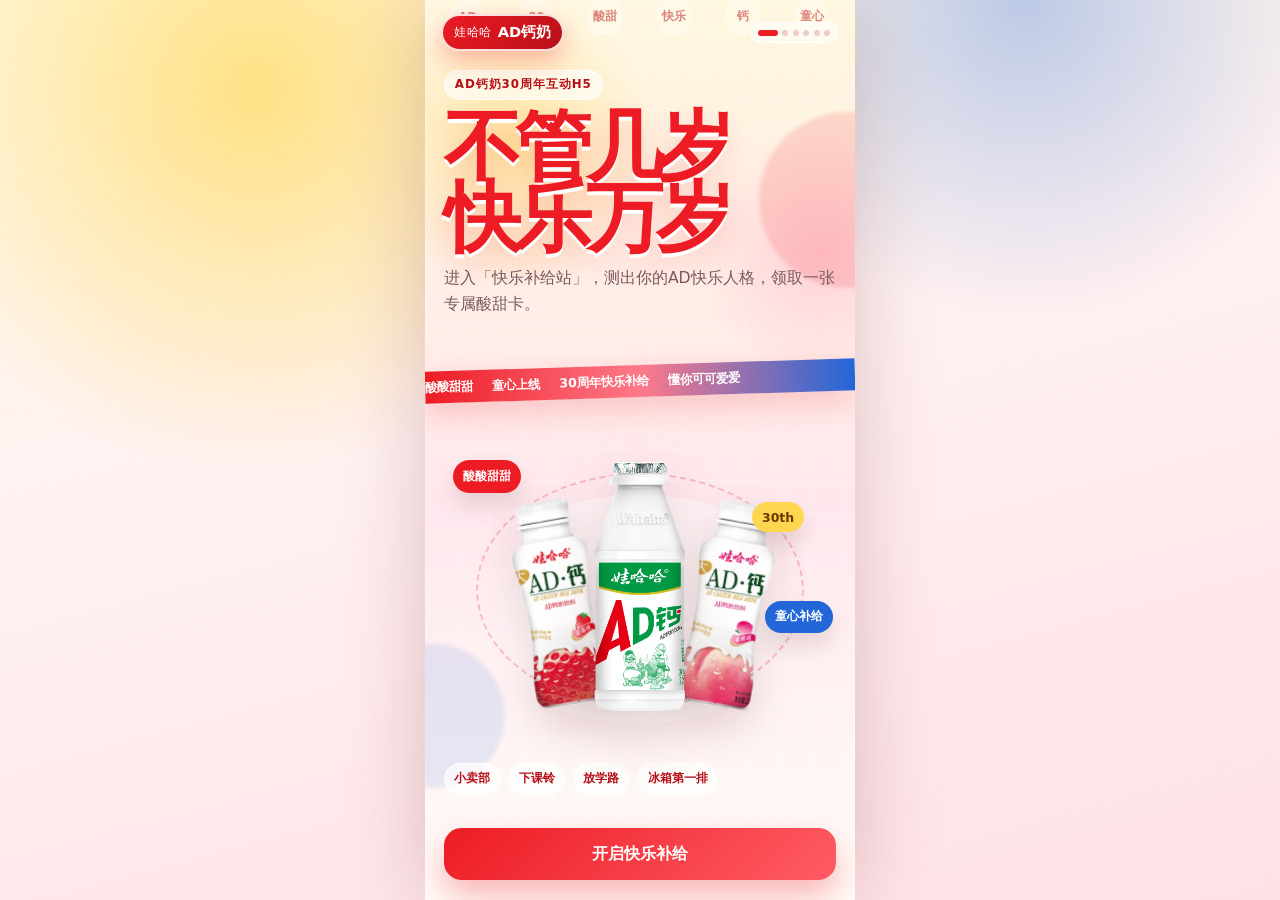
<file: h5-ad/index.html>
<!doctype html>
<html lang="zh-CN">
  <head>
    <meta charset="UTF-8" />
    <meta name="viewport" content="width=device-width, initial-scale=1, viewport-fit=cover" />
    <meta name="theme-color" content="#ed1c24" />
    <title>娃哈哈AD钙奶｜不管几岁 快乐万岁</title>
    <link rel="stylesheet" href="./styles.css" />
  </head>
  <body>
    <div class="app" id="app">
      <div class="ambient ambient-one"></div>
      <div class="ambient ambient-two"></div>
      <div class="sticker-rain" id="stickerRain" aria-hidden="true"></div>

      <header class="topbar" aria-label="页面进度">
        <div class="brand-mark">
          <span>娃哈哈</span>
          <strong>AD钙奶</strong>
        </div>
        <div class="page-dots" id="pageDots"></div>
      </header>

      <main>
        <section class="screen is-active hero-screen" data-screen="0">
          <div class="hero-copy">
            <p class="eyebrow">AD钙奶30周年互动H5</p>
            <h1>不管几岁<br />快乐万岁</h1>
            <p class="lead">进入「快乐补给站」，测出你的AD快乐人格，领取一张专属酸甜卡。</p>
          </div>

          <div class="marquee" aria-hidden="true">
            <div>
              <span>酸酸甜甜</span>
              <span>童心上线</span>
              <span>30周年快乐补给</span>
              <span>懂你可可爱爱</span>
            </div>
          </div>

          <div class="hero-stage" aria-hidden="true">
            <div class="burst-ring"></div>
            <img class="hero-bottle bottle-main" src="./assets/ad-original.webp" alt="" />
            <img class="hero-bottle bottle-side bottle-left" src="./assets/ad-strawberry.webp" alt="" />
            <img class="hero-bottle bottle-side bottle-right" src="./assets/ad-peach.webp" alt="" />
            <span class="float-tag tag-red">酸酸甜甜</span>
            <span class="float-tag tag-blue">童心补给</span>
            <span class="float-tag tag-yellow">30th</span>
          </div>

          <div class="memory-wall" aria-label="快乐记忆关键词">
            <span>小卖部</span>
            <span>下课铃</span>
            <span>放学路</span>
            <span>冰箱第一排</span>
          </div>

          <button class="primary-btn" type="button" data-next>开启快乐补给</button>
        </section>

        <section class="screen" data-screen="1">
          <div class="screen-head">
            <p class="eyebrow">STEP 01</p>
            <h2>今天的你，几岁快乐？</h2>
            <p>选择一个最像你的状态，让AD钙奶读懂你的童心坐标。</p>
          </div>
          <div class="choice-grid" data-choice-group="role">
            <button class="choice-card" type="button" data-value="kid">
              <span class="choice-emoji">🧃</span>
              <strong>5岁糖纸收藏家</strong>
              <small>看到小卖部就自动开心</small>
            </button>
            <button class="choice-card" type="button" data-value="teen">
              <span class="choice-emoji">🏃</span>
              <strong>16岁操场追风者</strong>
              <small>下课铃一响就满格回血</small>
            </button>
            <button class="choice-card" type="button" data-value="student">
              <span class="choice-emoji">📚</span>
              <strong>22岁DDL冲刺员</strong>
              <small>需要一口酸甜重启大脑</small>
            </button>
            <button class="choice-card" type="button" data-value="grown">
              <span class="choice-emoji">🌈</span>
              <strong>30+岁生活玩家</strong>
              <small>把忙碌日常过成小游戏</small>
            </button>
          </div>
          <div class="live-card" id="rolePreview">
            <span>点击身份卡</span>
            <strong>解锁你的童心频率</strong>
          </div>
          <button class="primary-btn is-disabled" type="button" data-next disabled>下一步</button>
        </section>

        <section class="screen" data-screen="2">
          <div class="screen-head">
            <p class="eyebrow">STEP 02</p>
            <h2>此刻你想补哪种快乐？</h2>
            <p>点击一种心情，AD快乐雷达会帮你匹配酸甜能量。</p>
          </div>
          <div class="radar-card">
            <div class="radar-face" id="radarFace">
              <span>AD</span>
            </div>
            <div>
              <small>快乐雷达</small>
              <strong id="radarText">等待接收你的心情信号</strong>
            </div>
          </div>
          <div class="mood-list" data-choice-group="mood">
            <button class="mood-pill" type="button" data-value="recharge">
              <span>🔋</span><strong>回血一点</strong><small>累了，但还想可爱</small>
            </button>
            <button class="mood-pill" type="button" data-value="spark">
              <span>✨</span><strong>闪亮一点</strong><small>今天想成为人群小太阳</small>
            </button>
            <button class="mood-pill" type="button" data-value="soft">
              <span>🍑</span><strong>温柔一点</strong><small>需要被酸甜轻轻抱住</small>
            </button>
            <button class="mood-pill" type="button" data-value="brave">
              <span>🚀</span><strong>勇敢一点</strong><small>给自己一次出发按钮</small>
            </button>
          </div>
          <button class="primary-btn is-disabled" type="button" data-next disabled>匹配口味</button>
        </section>

        <section class="screen flavor-screen" data-screen="3">
          <div class="screen-head">
            <p class="eyebrow">STEP 03</p>
            <h2>选一瓶你的今日AD搭子</h2>
            <p>左右浏览，点中它，让快乐有具体口味。</p>
          </div>
          <div class="flavor-spotlight" id="flavorSpotlight">
            <img id="spotlightImage" src="./assets/ad-original.webp" alt="" />
            <div>
              <small>今日推荐</small>
              <strong id="spotlightTitle">先选一瓶AD钙奶</strong>
              <p id="spotlightDesc">被选中的口味会点亮你的快乐卡。</p>
            </div>
          </div>
          <div class="flavor-strip" data-choice-group="flavor" aria-label="口味选择">
            <button class="flavor-card" type="button" data-value="original">
              <img src="./assets/ad-original.webp" alt="原味AD钙奶" />
              <strong>原味</strong>
              <small>经典童年回忆杀</small>
            </button>
            <button class="flavor-card" type="button" data-value="strawberry">
              <img src="./assets/ad-strawberry.webp" alt="草莓味AD钙奶" />
              <strong>草莓味</strong>
              <small>可爱暴击补给</small>
            </button>
            <button class="flavor-card" type="button" data-value="peach">
              <img src="./assets/ad-peach.webp" alt="蜜桃味AD钙奶" />
              <strong>蜜桃味</strong>
              <small>温柔粉色滤镜</small>
            </button>
            <button class="flavor-card" type="button" data-value="lactobacillus">
              <img src="./assets/ad-lactobacillus.webp" alt="乳酸菌AD钙奶" />
              <strong>乳酸菌</strong>
              <small>元气轻盈模式</small>
            </button>
            <button class="flavor-card" type="button" data-value="collagen">
              <img src="./assets/ad-collagen.webp" alt="胶原蛋白AD钙奶" />
              <strong>胶原蛋白</strong>
              <small>闪亮出场buff</small>
            </button>
          </div>
          <button class="primary-btn is-disabled" type="button" data-next disabled>去收集快乐值</button>
        </section>

        <section class="screen game-screen" data-screen="4">
          <div class="screen-head">
            <p class="eyebrow">STEP 04</p>
            <h2>点击泡泡，集满30点快乐值</h2>
            <p>连击越高，快乐越炸；也可以摇一摇，把酸甜能量甩出来。</p>
          </div>
          <div class="game-stats">
            <div class="joy-meter" aria-live="polite">
              <div class="joy-meter-bar"><span id="joyBar"></span></div>
              <strong><span id="joyScore">0</span>/30</strong>
            </div>
            <div class="combo-board">
              <small id="timerText">10s</small>
              <strong id="comboText">COMBO x0</strong>
            </div>
          </div>
          <div class="game-area" id="gameArea">
            <div class="game-hint">戳破 AD 泡泡</div>
            <button class="game-start" id="gameStart" type="button">开始补给</button>
          </div>
          <button class="secondary-btn" id="shakeBoost" type="button">摇一摇/点一点：快乐+5</button>
        </section>

        <section class="screen result-screen" data-screen="5">
          <div class="screen-head compact">
            <p class="eyebrow">MY AD CARD</p>
            <h2>你的快乐人格已生成</h2>
          </div>
          <article class="result-card" id="resultCard">
            <div class="card-ribbon">不管几岁 快乐万岁</div>
            <div class="result-main">
              <img id="resultBottle" src="./assets/ad-original.webp" alt="我的AD钙奶口味" />
              <div>
                <p class="mini-label">你的AD快乐人格</p>
                <h3 id="personaTitle">童心补给员</h3>
                <p id="personaDesc">一口酸甜，立刻把今天调回可爱频道。</p>
              </div>
            </div>
            <div class="formula">
              <span id="roleTag">童心</span>
              <span>+</span>
              <span id="moodTag">酸甜</span>
              <span>+</span>
              <span id="flavorTag">原味AD</span>
            </div>
            <div class="badge-row">
              <span>30周年限定</span>
              <span>快乐值满格</span>
              <span>可分享</span>
            </div>
            <p class="share-line" id="shareLine">我在娃哈哈AD钙奶快乐补给站，领到了今日份快乐。</p>
          </article>
          <div class="result-actions">
            <button class="primary-btn" id="shareBtn" type="button">分享我的快乐卡</button>
            <button class="secondary-btn" id="restartBtn" type="button">再测一次</button>
          </div>
        </section>
      </main>
    </div>
    <div class="toast" id="toast" role="status" aria-live="polite"></div>
    <script src="./script.js"></script>
  </body>
</html>
</file>
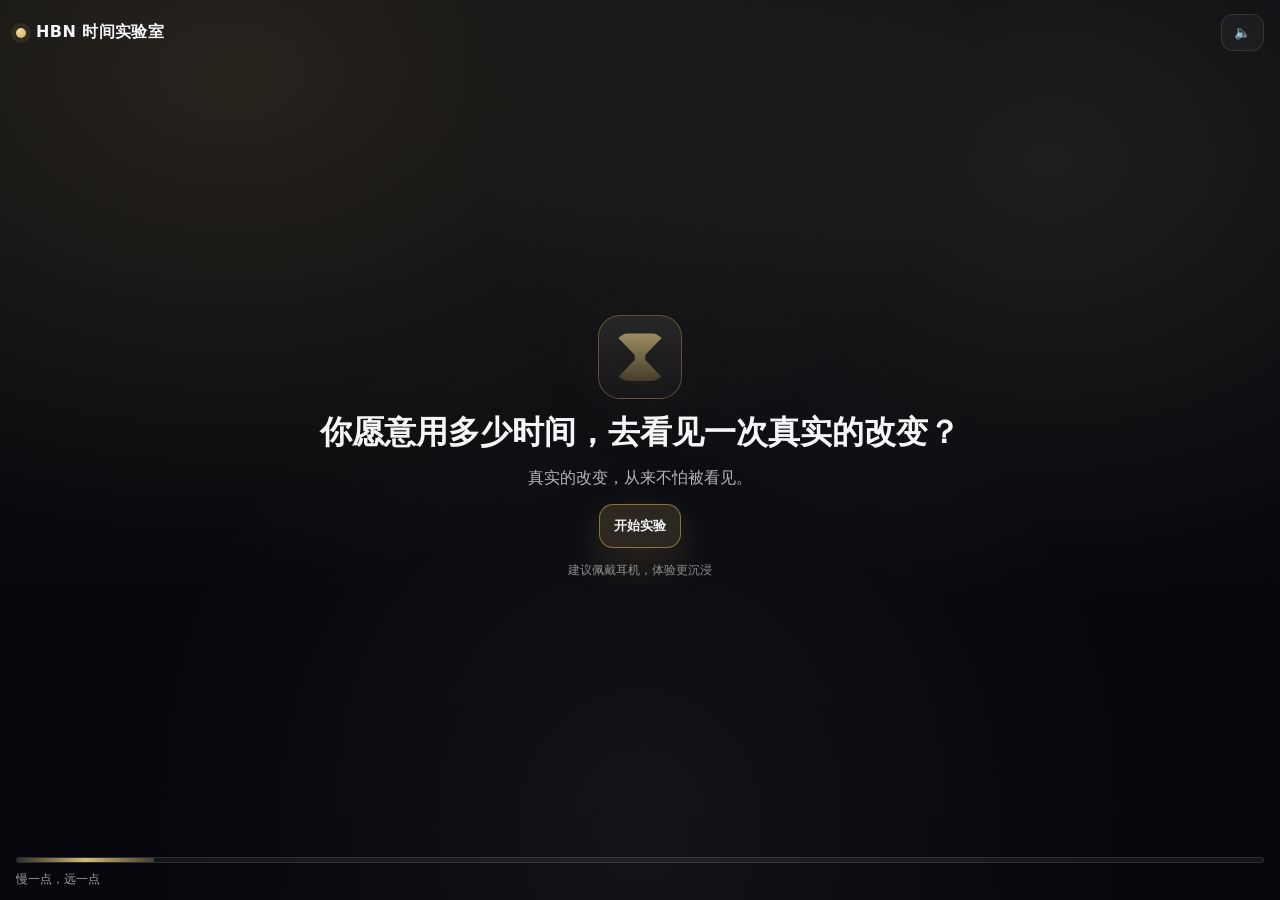
<file: h5/index.html>
<!doctype html>
<html lang="zh-CN">
  <head>
    <meta charset="UTF-8" />
    <meta name="viewport" content="width=device-width, initial-scale=1, viewport-fit=cover" />
    <meta name="theme-color" content="#07070a" />
    <title>看见·时间的实验室｜HBN H5互动</title>
    <link rel="preload" as="image" href="./assets/HBN原白水.png" />
    <link rel="preload" as="image" href="./assets/HBN原白乳.png" />
    <link rel="preload" as="image" href="./assets/HBN眼霜.png" />
    <link rel="stylesheet" href="./styles.css" />
  </head>
  <body>
    <noscript>需要启用 JavaScript 才能体验该 H5。</noscript>

    <div id="app" class="app" aria-live="polite">
      <header class="topbar" role="banner">
        <div class="brand">
          <span class="brand__dot" aria-hidden="true"></span>
          <span class="brand__text">HBN 时间实验室</span>
        </div>
        <button id="btnSound" class="icon-btn" type="button" aria-label="声音：开/关" title="声音：开/关">
          <span class="icon" aria-hidden="true">🔈</span>
        </button>
      </header>

      <main id="stage" class="stage" role="main">
        <!-- 0 preload -->
        <section class="screen screen--active" data-screen="preload">
          <div class="center">
            <div class="loader">
              <div class="loader__bar" id="preloadBar" style="--p: 0%"></div>
            </div>
            <p class="muted">正在连接 HBN 时间实验室…</p>
          </div>
        </section>

        <!-- 1 cover -->
        <section class="screen" data-screen="cover">
          <div class="center">
            <div class="hourglass" aria-hidden="true">
              <div class="hourglass__glass"></div>
              <div class="hourglass__sand"></div>
            </div>
            <h1 class="title">你愿意用多少时间，去看见一次真实的改变？</h1>
            <p class="subtitle">真实的改变，从来不怕被看见。</p>
            <button class="btn btn--primary" data-action="start">开始实验</button>
            <p class="fineprint">建议佩戴耳机，体验更沉浸</p>
          </div>
        </section>

        <!-- 2 identity -->
        <section class="screen" data-screen="identity">
          <div class="card">
            <h2 class="h2">欢迎加入</h2>
            <p class="muted">你是今天的「一日功效研究员」。完成 2 组慢实验，生成你的「功效看见报告」。</p>
            <label class="field">
              <span class="field__label">昵称（可选）</span>
              <input id="nickInput" class="field__input" inputmode="text" maxlength="10" placeholder="研究员 001" />
            </label>
            <div class="row">
              <button class="btn" data-action="skipNick">跳过</button>
              <button class="btn btn--primary" data-action="confirmNick">进入实验台</button>
            </div>
          </div>
        </section>

        <!-- 3 goal -->
        <section class="screen" data-screen="goal">
          <div class="stack">
            <h2 class="h2">这次，你最想「看见」哪种改变？</h2>
            <div class="grid" role="radiogroup" aria-label="实验目标">
              <button class="choice" type="button" data-goal="brightening" role="radio" aria-checked="false">
                <span class="choice__title">提亮去黄</span>
                <span class="choice__meta">原白水乳 / 精华路径</span>
              </button>
              <button class="choice" type="button" data-goal="acneMarks" role="radio" aria-checked="false">
                <span class="choice__title">淡化痘印</span>
                <span class="choice__meta">原白水乳 / 精华路径</span>
              </button>
              <button class="choice" type="button" data-goal="darkCircles" role="radio" aria-checked="false">
                <span class="choice__title">淡化黑眼圈</span>
                <span class="choice__meta">咖啡因眼霜路径</span>
              </button>
              <button class="choice" type="button" data-goal="wrinkles" role="radio" aria-checked="false">
                <span class="choice__title">紧致淡纹</span>
                <span class="choice__meta">咖啡因眼霜路径</span>
              </button>
            </div>
            <button id="btnGoalConfirm" class="btn btn--primary" data-action="confirmGoal" disabled>确定目标，开始验证</button>
            <p class="fineprint">不同目标将匹配不同实验与报告结论</p>
          </div>
        </section>

        <!-- 4 lab overview -->
        <section class="screen" data-screen="lab">
          <div class="stack">
            <h2 class="h2">慢实验不是等待，是验证。</h2>
            <p class="muted">每一次长按、拖拽，都是一次「看见」的开始。</p>
            <div class="lab-cards">
              <div class="lab-card">
                <div class="lab-card__tag">实验 1</div>
                <div class="lab-card__title" id="labExp1Title">黑色素抑制验证</div>
                <div class="lab-card__meta" id="labExp1Meta">长按稳定反应 · 看见变淡</div>
              </div>
              <div class="lab-card">
                <div class="lab-card__tag">实验 2</div>
                <div class="lab-card__title" id="labExp2Title">眼周变化验证</div>
                <div class="lab-card__meta" id="labExp2Meta">拖拽投放成分 · 看见焕亮</div>
              </div>
            </div>
            <button class="btn btn--primary" data-action="goExp1">开始实验 1</button>
          </div>
        </section>

        <!-- 5 experiment 1 -->
        <section class="screen" data-screen="exp1">
          <div class="stack">
            <h2 class="h2" id="exp1Title">实验 1</h2>
            <p class="muted" id="exp1Hint"></p>

            <!-- Variant A: whitening (hold) -->
            <div id="exp1Whitening" class="variant">
              <div class="microscope">
                <div class="microscope__ring" aria-hidden="true"></div>
                <div id="cell" class="cell" aria-label="黑色素细胞"></div>
                <div class="progress" aria-hidden="true">
                  <div id="holdBar" class="progress__bar" style="--p: 0%"></div>
                </div>
                <button id="molecule" class="molecule" type="button" aria-label="α-熊果苷分子（长按）">
                  <span class="molecule__inner">α</span>
                </button>
              </div>
            </div>

            <!-- Variant B: eye (time scrub) -->
            <div id="exp1Eye" class="variant">
              <div class="nightlab">
                <div class="nightlab__panel">
                  <div id="nightEye" class="night-eye" aria-label="通宵眼周变化模拟">
                    <div id="nightDark" class="night-eye__dark" aria-hidden="true"></div>
                    <div id="nightWrinkle" class="night-eye__wrinkle" aria-hidden="true"></div>
                  </div>
                </div>
                <div class="nightlab__meta">
                  <div class="pill" id="nightLabel">时间：0h</div>
                  <div class="pill" id="nightTip">拖动时间轴，观察变化</div>
                </div>
                <input id="nightSlider" class="slider" type="range" min="0" max="12" step="1" value="0" aria-label="通宵时间轴（0-12小时）" />
                <button class="btn btn--primary" data-action="nightConfirm">记录读数</button>
              </div>
            </div>

            <button class="btn" data-action="exp1Skip">跳过互动（演示）</button>
          </div>
        </section>

        <!-- 6 experiment 2 -->
        <section class="screen" data-screen="exp2">
          <div class="stack">
            <h2 class="h2" id="exp2Title">实验 2</h2>
            <p class="muted" id="exp2Hint"></p>

            <!-- Variant A: whitening (compare slider) -->
            <div id="exp2Whitening" class="variant">
              <div class="whitelab">
                <div class="compare" aria-label="提亮对比读数面板">
                  <div id="comparePatch" class="compare__patch" style="--after: .10; --p: .10">
                    <div class="compare__before" aria-hidden="true"></div>
                    <div class="compare__after" aria-hidden="true"></div>
                    <div class="compare__line" aria-hidden="true"></div>
                    <div class="compare__label" id="compareLabel">对比：10%</div>
                  </div>
                </div>
                <input id="compareSlider" class="slider" type="range" min="0" max="100" step="1" value="10" aria-label="对比进度滑杆" />
                <button class="btn btn--primary" data-action="compareConfirm">确认读数</button>
              </div>
            </div>

            <!-- Variant B: eye (drag) -->
            <div id="exp2Eye" class="variant">
              <div class="eye-lab">
                <div id="eyeZone" class="eye-zone" aria-label="眼周区域（投放区）">
                  <div class="eye-zone__glow" aria-hidden="true"></div>
                  <div id="underEyeDark" class="under-eye under-eye--dark" aria-hidden="true"></div>
                  <div id="underEyeWrinkle" class="under-eye under-eye--wrinkle" aria-hidden="true"></div>
                  <div class="eye-zone__label">投放区</div>
                </div>
                <div class="chips">
                  <div class="chip" data-chip="caffeine" tabindex="0" role="button" aria-label="咖啡因芯片（可拖拽）">咖啡因</div>
                  <div class="chip" data-chip="k2" tabindex="0" role="button" aria-label="维生素 K2 芯片（可拖拽）">维生素K2</div>
                </div>
                <div class="drag-ghost" id="dragGhost" aria-hidden="true"></div>
              </div>
            </div>

            <button class="btn" data-action="exp2Skip">跳过互动（演示）</button>
          </div>
        </section>

        <!-- 7 emotion -->
        <section class="screen" data-screen="emotion">
          <div class="stack">
            <h2 class="h2">看不见的那些年</h2>
            <p class="quote">
              在你看不见的地方，<br />
              有人把时间，变成了证据。
            </p>
            <div class="timeline">
              <div class="timeline__dot"></div>
              <div class="timeline__line"></div>
              <div class="timeline__dot"></div>
            </div>
            <div class="facts" id="brandFacts">
              <div class="fact">6 年慢科研</div>
              <div class="fact">6000+ 人次实测</div>
              <div class="fact">50+ 篇 SCI 论文</div>
              <div class="fact">多轮人体验证</div>
            </div>
            <p class="subtitle">慢一点，远一点。因为真实，值得更久。</p>
            <button class="btn btn--primary" data-action="goReport">打开我的「看见报告」</button>
          </div>
        </section>

        <!-- 8 generating -->
        <section class="screen" data-screen="generating">
          <div class="center">
            <div class="printer" aria-hidden="true"></div>
            <h2 class="h2">你的「看见报告」正在出炉</h2>
            <p class="muted">正在生成你的功效看见报告…</p>
            <div class="loader loader--thin">
              <div class="loader__bar" id="genBar" style="--p: 0%"></div>
            </div>
          </div>
        </section>

        <!-- 9 report -->
        <section class="screen" data-screen="report">
          <div class="stack">
            <div class="report-card" id="reportCard" role="article" aria-label="功效看见报告">
              <div class="report-card__top">
                <div class="report-card__badge">功效看见报告</div>
                <div class="report-card__id" id="reportId">研究员-000</div>
              </div>
              <div class="report-card__body">
                <div class="report-row">
                  <div class="report-k">本次路径</div>
                  <div class="report-v" id="reportPath">—</div>
                </div>
                <div class="report-row">
                  <div class="report-k">我想看见</div>
                  <div class="report-v" id="reportGoal">—</div>
                </div>
                <div class="report-row">
                  <div class="report-k">今日验证成分</div>
                  <div class="report-v" id="reportActives">—</div>
                </div>
                <div class="report-row">
                  <div class="report-k">可见数据</div>
                  <div class="report-v" id="reportData">—</div>
                </div>
                <div class="report-quote" id="reportQuote">你的改变，被看见了。</div>
              </div>
              <div class="report-card__footer">
                <div class="products" aria-hidden="true">
                  <img id="prodWater" data-prod="whitening" src="./assets/HBN原白水.png" alt="" />
                  <img id="prodMilk" data-prod="whitening" src="./assets/HBN原白乳.png" alt="" />
                  <img id="prodEye" data-prod="eye" src="./assets/HBN眼霜.png" alt="" />
                </div>
                <div class="tagline" id="reportProductsLine">—</div>
                <div class="tagline">真实的改变，从来不怕被看见。</div>
              </div>
            </div>

            <div class="row">
              <button class="btn btn--primary" data-action="savePoster">保存我的报告</button>
              <button class="btn" data-action="share">分享给朋友测一测</button>
            </div>
            <button class="btn btn--ghost" data-action="restart">再做一次（换个目标）</button>
            <p class="fineprint">提示：部分机型需允许“下载文件/保存图片”。</p>
          </div>
        </section>
      </main>

      <footer class="bottombar" role="contentinfo">
        <div class="progressline">
          <div id="progressLineFill" class="progressline__fill" style="--p: 0%"></div>
        </div>
        <div class="bottombar__text" id="stepText">准备就绪</div>
      </footer>
    </div>

    <dialog id="modal" class="modal">
      <form method="dialog" class="modal__box">
        <div class="modal__top">
          <div class="modal__title" id="modalTitle">实验结果</div>
          <button class="icon-btn" type="submit" aria-label="关闭" title="关闭">✕</button>
        </div>
        <div class="modal__body" id="modalBody"></div>
        <div class="modal__actions">
          <button class="btn btn--primary" type="submit">继续</button>
        </div>
      </form>
    </dialog>

    <canvas id="posterCanvas" class="sr-only" width="1080" height="1920" aria-hidden="true"></canvas>
    <script src="./app.js" defer></script>
  </body>
</html>
</file>
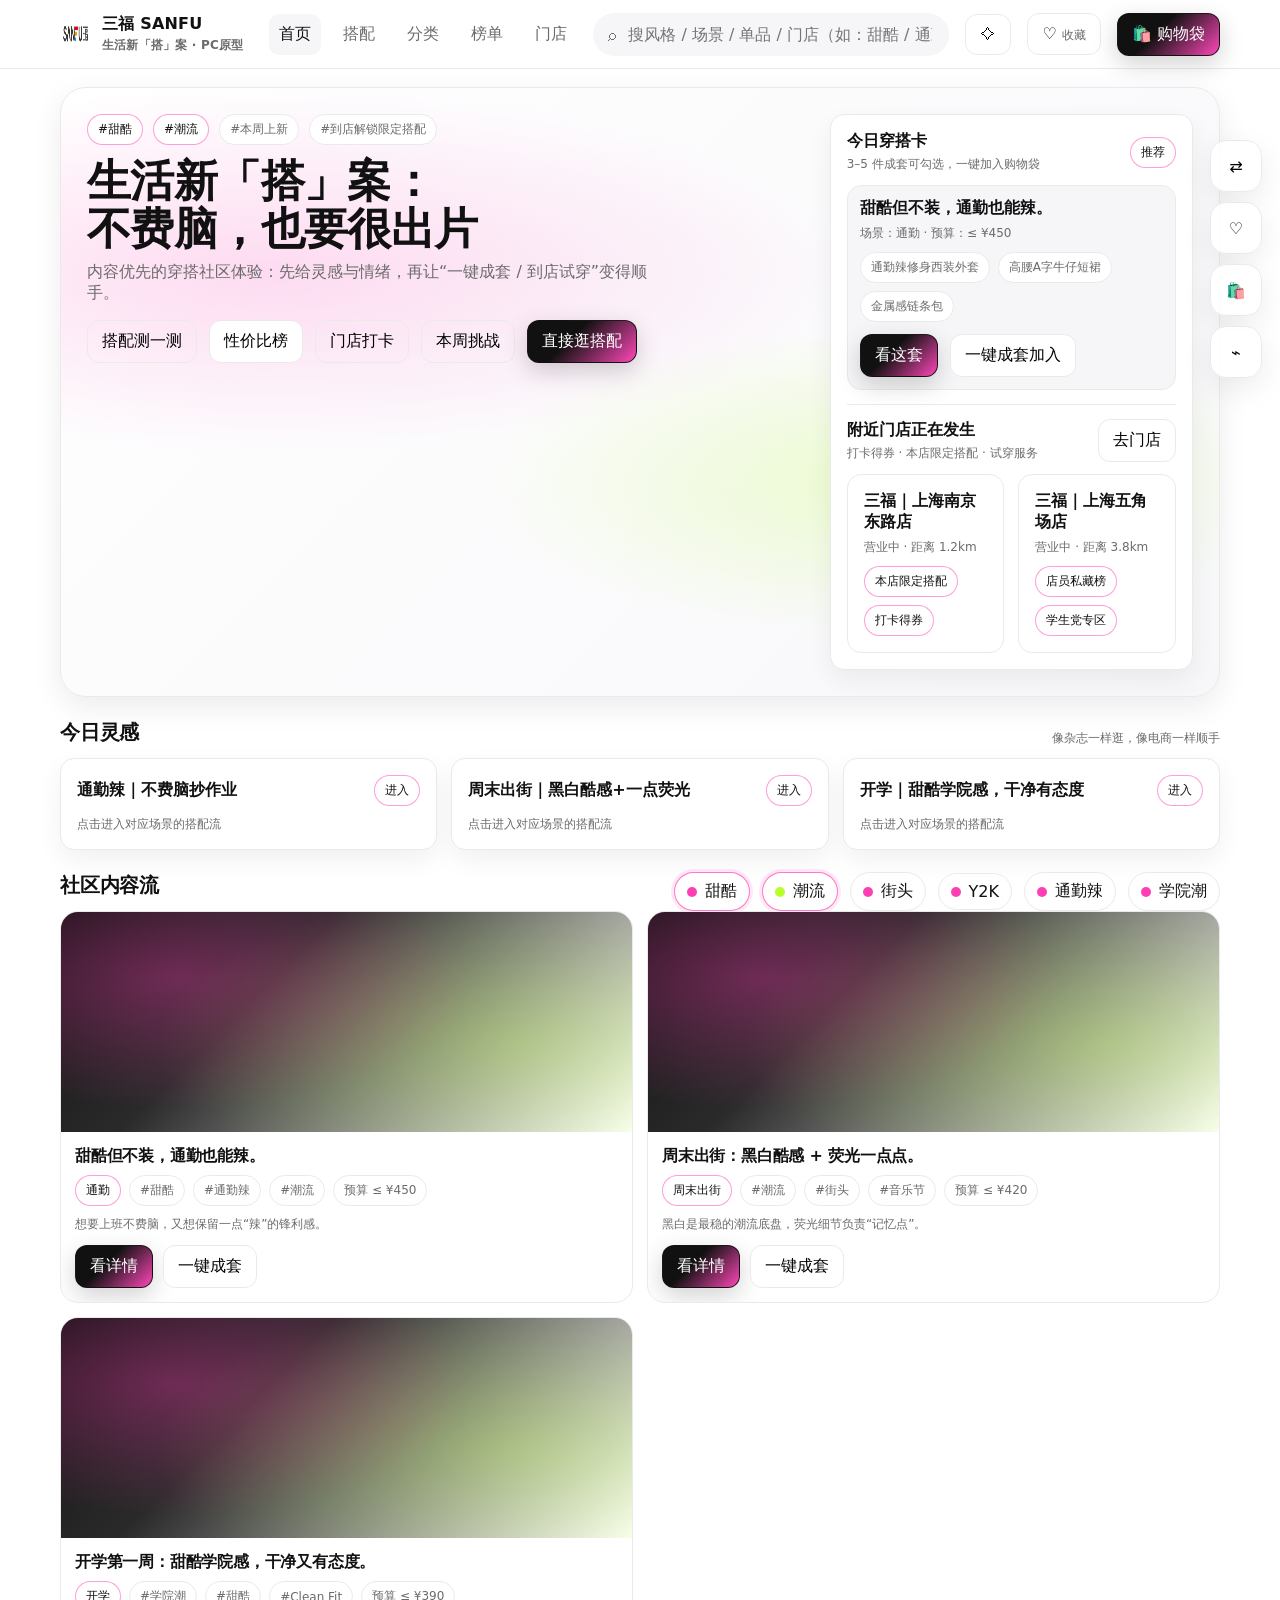
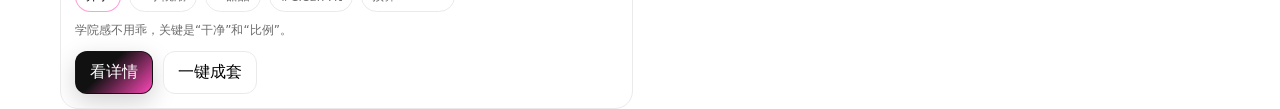
<file: pc-web-prototype/index.html>
<!doctype html>
<html lang="zh-CN">
  <head>
    <meta charset="UTF-8" />
    <meta name="viewport" content="width=device-width, initial-scale=1.0" />
    <title>三福 SANFU｜生活新「搭」案（PC 交互原型）</title>
    <link rel="icon" href="./assets/logo.png" />
    <link rel="stylesheet" href="./src/styles.css" />
  </head>
  <body>
    <div id="app"></div>
    <!-- 使用非 module bundle，兼容直接双击 file:// 打开 -->
    <script defer src="./src/bundle.js"></script>
  </body>
</html>
</file>
<file: h5-ad/styles.css>
:root {
  --red: #ed1c24;
  --deep-red: #b70f17;
  --cream: #fff7df;
  --milk: #fffdf6;
  --blue: #2266d8;
  --yellow: #ffd64f;
  --pink: #ff79a8;
  --peach: #ffb47e;
  --ink: #321b24;
  --muted: #7a5a62;
  --card: rgba(255, 255, 255, 0.78);
  --shadow: 0 22px 60px rgba(183, 15, 23, 0.22);
  font-family: "PingFang SC", "Microsoft YaHei", "Noto Sans CJK SC", system-ui, sans-serif;
}

* {
  box-sizing: border-box;
  -webkit-tap-highlight-color: transparent;
}

html,
body {
  width: 100%;
  min-height: 100%;
  margin: 0;
}

body {
  color: var(--ink);
  background:
    radial-gradient(circle at 20% 10%, rgba(255, 214, 79, 0.65), transparent 24rem),
    radial-gradient(circle at 80% 0%, rgba(34, 102, 216, 0.3), transparent 20rem),
    linear-gradient(165deg, #fff9e6 0%, #fff1f1 42%, #ffe1e5 100%);
}

button {
  border: 0;
  font: inherit;
  color: inherit;
  cursor: pointer;
}

.app {
  position: relative;
  width: min(100%, 430px);
  min-height: 100dvh;
  margin: 0 auto;
  overflow: hidden;
  background:
    radial-gradient(circle at 20% 16%, rgba(255, 214, 79, 0.44), transparent 9rem),
    radial-gradient(circle at 92% 28%, rgba(255, 121, 168, 0.26), transparent 8rem),
    linear-gradient(rgba(255, 255, 255, 0.18) 1px, transparent 1px),
    linear-gradient(90deg, rgba(255, 255, 255, 0.18) 1px, transparent 1px),
    linear-gradient(180deg, #fff7df 0%, #ffe8ed 56%, #fffdf8 100%);
  background-size: auto, auto, 32px 32px, 32px 32px, auto;
  box-shadow: 0 0 80px rgba(80, 12, 18, 0.2);
}

.ambient,
.sticker-rain,
.sticker-rain span {
  pointer-events: none;
}

.ambient {
  position: absolute;
  z-index: 0;
  border-radius: 999px;
  filter: blur(2px);
  opacity: 0.8;
}

.ambient-one {
  top: 7rem;
  right: -5rem;
  width: 11rem;
  height: 11rem;
  background: rgba(237, 28, 36, 0.18);
}

.ambient-two {
  bottom: 7rem;
  left: -4rem;
  width: 9rem;
  height: 9rem;
  background: rgba(34, 102, 216, 0.14);
}

.sticker-rain {
  position: absolute;
  inset: 0;
  z-index: 0;
  overflow: hidden;
}

.sticker-rain span {
  position: absolute;
  display: grid;
  place-items: center;
  width: 2.1rem;
  height: 2.1rem;
  color: var(--deep-red);
  font-size: 0.72rem;
  font-weight: 900;
  background: rgba(255, 255, 255, 0.5);
  border: 1px solid rgba(255, 255, 255, 0.8);
  border-radius: 0.8rem;
  opacity: 0.5;
  animation: driftSticker var(--speed, 12s) linear infinite;
}

@keyframes driftSticker {
  from {
    transform: translate3d(0, -5rem, 0) rotate(-12deg);
  }
  to {
    transform: translate3d(var(--x, 1rem), 105dvh, 0) rotate(18deg);
  }
}

.topbar {
  position: fixed;
  top: env(safe-area-inset-top, 0);
  left: 50%;
  z-index: 20;
  display: flex;
  align-items: center;
  justify-content: space-between;
  width: min(100%, 430px);
  padding: 0.9rem 1rem 0.5rem;
  transform: translateX(-50%);
  pointer-events: none;
}

.brand-mark {
  display: inline-flex;
  gap: 0.35rem;
  align-items: center;
  padding: 0.42rem 0.7rem;
  color: #fff;
  background: linear-gradient(135deg, var(--red), var(--deep-red));
  border: 2px solid rgba(255, 255, 255, 0.86);
  border-radius: 999px;
  box-shadow: 0 10px 24px rgba(237, 28, 36, 0.28);
}

.brand-mark span {
  font-size: 0.78rem;
  letter-spacing: 0.05em;
}

.brand-mark strong {
  font-size: 0.92rem;
}

.page-dots {
  display: flex;
  gap: 0.28rem;
  padding: 0.42rem 0.48rem;
  background: rgba(255, 255, 255, 0.54);
  border: 1px solid rgba(255, 255, 255, 0.82);
  border-radius: 999px;
  backdrop-filter: blur(12px);
}

.page-dots span {
  width: 0.38rem;
  height: 0.38rem;
  background: rgba(183, 15, 23, 0.2);
  border-radius: 999px;
  transition: 0.25s ease;
}

.page-dots .is-active {
  width: 1.2rem;
  background: var(--red);
}

main {
  position: relative;
  z-index: 1;
}

.screen {
  display: none;
  min-height: 100dvh;
  padding: calc(4.4rem + env(safe-area-inset-top, 0px)) 1.18rem calc(1.25rem + env(safe-area-inset-bottom, 0px));
  animation: screenIn 0.38s ease both;
}

.screen.is-active {
  display: flex;
  flex-direction: column;
}

@keyframes screenIn {
  from {
    opacity: 0;
    transform: translateY(18px) scale(0.985);
  }
  to {
    opacity: 1;
    transform: translateY(0) scale(1);
  }
}

.hero-screen {
  justify-content: space-between;
  gap: 0.75rem;
}

.eyebrow {
  display: inline-flex;
  width: max-content;
  margin: 0 0 0.75rem;
  padding: 0.36rem 0.62rem;
  color: var(--deep-red);
  font-size: 0.74rem;
  font-weight: 800;
  letter-spacing: 0.08em;
  background: rgba(255, 255, 255, 0.62);
  border: 1px solid rgba(255, 255, 255, 0.9);
  border-radius: 999px;
}

h1,
h2,
h3,
p {
  margin-top: 0;
}

h1 {
  margin-bottom: 0.75rem;
  color: var(--red);
  font-size: clamp(3.1rem, 17vw, 4.8rem);
  line-height: 0.92;
  letter-spacing: -0.08em;
  text-shadow: 0 4px 0 #fff, 0 14px 30px rgba(237, 28, 36, 0.2);
  animation: titlePop 0.75s cubic-bezier(0.2, 1.5, 0.35, 1) both;
}

@keyframes titlePop {
  from {
    opacity: 0;
    transform: rotate(-2deg) scale(0.86);
  }
}

h2 {
  margin-bottom: 0.6rem;
  font-size: clamp(1.85rem, 8vw, 2.35rem);
  line-height: 1.05;
  letter-spacing: -0.06em;
}

h3 {
  margin-bottom: 0.45rem;
  font-size: 1.65rem;
  line-height: 1.08;
}

.lead,
.screen-head p {
  color: var(--muted);
  font-size: 0.98rem;
  line-height: 1.65;
}

.screen-head {
  margin-bottom: 1rem;
}

.screen-head.compact {
  margin-bottom: 0.65rem;
}

.marquee {
  width: calc(100% + 2.36rem);
  margin: 0 -1.18rem;
  overflow: hidden;
  color: #fff;
  background: linear-gradient(90deg, var(--red), #ff7989, var(--blue));
  transform: rotate(-1.8deg);
  box-shadow: 0 12px 30px rgba(237, 28, 36, 0.2);
}

.marquee div {
  display: flex;
  width: max-content;
  gap: 1.2rem;
  padding: 0.48rem 0;
  font-size: 0.78rem;
  font-weight: 900;
  animation: marqueeMove 12s linear infinite;
}

.marquee span {
  white-space: nowrap;
}

@keyframes marqueeMove {
  from {
    transform: translateX(0);
  }
  to {
    transform: translateX(-50%);
  }
}

.hero-stage {
  position: relative;
  min-height: 18.2rem;
  margin: 0.25rem 0;
}

.hero-stage::before {
  position: absolute;
  inset: 3.8rem 1.1rem 0.2rem;
  content: "";
  background: radial-gradient(circle, rgba(255, 255, 255, 0.95), rgba(255, 255, 255, 0.45) 56%, transparent 72%);
  border-radius: 50%;
}

.burst-ring {
  position: absolute;
  inset: 2.4rem 2rem 1.2rem;
  border: 0.18rem dashed rgba(237, 28, 36, 0.24);
  border-radius: 50%;
  animation: spinRing 16s linear infinite;
}

@keyframes spinRing {
  to {
    transform: rotate(360deg);
  }
}

.hero-bottle {
  position: absolute;
  left: 50%;
  bottom: 0;
  width: 30%;
  max-height: 17.5rem;
  object-fit: contain;
  filter: drop-shadow(0 22px 26px rgba(101, 25, 35, 0.18));
  transform: translateX(-50%);
}

.bottle-main {
  z-index: 3;
  width: 36%;
  animation: bob 3.2s ease-in-out infinite;
}

.bottle-side {
  z-index: 2;
  width: 31%;
  opacity: 0.96;
}

.bottle-left {
  left: 28%;
  transform: translateX(-50%) rotate(-10deg) scale(0.86);
}

.bottle-right {
  left: 72%;
  transform: translateX(-50%) rotate(10deg) scale(0.86);
}

@keyframes bob {
  50% {
    transform: translateX(-50%) translateY(-0.65rem);
  }
}

.float-tag {
  position: absolute;
  z-index: 4;
  padding: 0.48rem 0.62rem;
  font-size: 0.78rem;
  font-weight: 900;
  border-radius: 999px;
  box-shadow: 0 12px 22px rgba(58, 19, 27, 0.13);
  animation: floatTag 3.8s ease-in-out infinite;
}

.tag-red {
  top: 1.6rem;
  left: 0.6rem;
  color: #fff;
  background: var(--red);
}

.tag-blue {
  right: 0.2rem;
  bottom: 5.8rem;
  color: #fff;
  background: var(--blue);
  animation-delay: -1.1s;
}

.tag-yellow {
  top: 4.2rem;
  right: 2rem;
  color: #6a3a00;
  background: var(--yellow);
  animation-delay: -2s;
}

@keyframes floatTag {
  50% {
    transform: translateY(-0.5rem) rotate(2deg);
  }
}

.memory-wall,
.badge-row {
  display: flex;
  flex-wrap: wrap;
  gap: 0.45rem;
}

.memory-wall span,
.badge-row span {
  padding: 0.42rem 0.6rem;
  color: var(--deep-red);
  font-size: 0.76rem;
  font-weight: 900;
  background: rgba(255, 255, 255, 0.68);
  border: 1px solid rgba(255, 255, 255, 0.86);
  border-radius: 999px;
}

.primary-btn,
.secondary-btn {
  width: 100%;
  min-height: 3.25rem;
  padding: 0.9rem 1.1rem;
  font-weight: 900;
  border-radius: 1.1rem;
  transition: transform 0.18s ease, opacity 0.18s ease, box-shadow 0.18s ease;
}

.primary-btn {
  position: relative;
  overflow: hidden;
  color: #fff;
  background: linear-gradient(135deg, var(--red), #ff5c65);
  box-shadow: 0 16px 34px rgba(237, 28, 36, 0.32);
}

.primary-btn::after {
  position: absolute;
  inset: 0;
  content: "";
  background: linear-gradient(110deg, transparent, rgba(255, 255, 255, 0.46), transparent);
  transform: translateX(-120%);
  animation: buttonShine 2.8s ease-in-out infinite;
}

@keyframes buttonShine {
  56%,
  100% {
    transform: translateX(120%);
  }
}

.secondary-btn {
  color: var(--deep-red);
  background: rgba(255, 255, 255, 0.72);
  border: 1px solid rgba(237, 28, 36, 0.14);
}

.primary-btn:active,
.secondary-btn:active,
.choice-card:active,
.mood-pill:active,
.flavor-card:active {
  transform: scale(0.97);
}

.primary-btn.is-disabled,
.primary-btn:disabled {
  opacity: 0.42;
  transform: none;
  cursor: not-allowed;
  box-shadow: none;
}

.choice-grid {
  display: grid;
  grid-template-columns: 1fr 1fr;
  gap: 0.78rem;
  margin: auto 0 0.75rem;
}

.choice-card,
.mood-pill,
.flavor-card,
.result-card,
.game-area,
.joy-meter,
.live-card,
.radar-card,
.flavor-spotlight,
.combo-board {
  background: var(--card);
  border: 1px solid rgba(255, 255, 255, 0.86);
  box-shadow: var(--shadow);
  backdrop-filter: blur(18px);
}

.choice-card {
  position: relative;
  display: flex;
  min-height: 9.4rem;
  padding: 1rem 0.82rem;
  text-align: left;
  border-radius: 1.35rem;
  flex-direction: column;
  justify-content: space-between;
  overflow: hidden;
}

.choice-card::after,
.mood-pill::after,
.flavor-card::after {
  position: absolute;
  inset: auto 0 0;
  height: 0.25rem;
  content: "";
  background: var(--yellow);
  transform: scaleX(0);
  transform-origin: left;
  transition: transform 0.24s ease;
}

.choice-card:hover::after,
.mood-pill:hover::after,
.flavor-card:hover::after,
.is-selected::after {
  transform: scaleX(1);
}

.choice-emoji {
  width: 2.5rem;
  height: 2.5rem;
  display: grid;
  place-items: center;
  margin-bottom: 0.8rem;
  font-size: 1.55rem;
  background: #fff;
  border-radius: 0.9rem;
}

.choice-card strong,
.mood-pill strong,
.flavor-card strong {
  display: block;
  margin-bottom: 0.25rem;
  font-size: 1rem;
  line-height: 1.2;
}

.choice-card small,
.mood-pill small,
.flavor-card small,
.radar-card small,
.flavor-spotlight small {
  color: var(--muted);
  font-size: 0.78rem;
  line-height: 1.45;
}

.choice-card.is-selected,
.mood-pill.is-selected,
.flavor-card.is-selected {
  color: #fff;
  background: linear-gradient(145deg, var(--red), #ff727a);
  border-color: rgba(255, 255, 255, 0.92);
  animation: selectedBounce 0.28s ease both;
}

@keyframes selectedBounce {
  50% {
    transform: translateY(-0.25rem) scale(1.02);
  }
}

.is-selected small,
.is-selected .choice-emoji {
  color: #fff;
}

.is-selected .choice-emoji {
  background: rgba(255, 255, 255, 0.2);
}

.live-card {
  display: grid;
  gap: 0.2rem;
  margin-bottom: 0.75rem;
  padding: 0.8rem 0.9rem;
  border-radius: 1.1rem;
}

.live-card span {
  color: var(--muted);
  font-size: 0.74rem;
  font-weight: 800;
}

.live-card strong {
  color: var(--deep-red);
}

.radar-card,
.flavor-spotlight,
.game-stats {
  display: grid;
  gap: 0.78rem;
  align-items: center;
}

.radar-card {
  grid-template-columns: 4.5rem 1fr;
  margin-bottom: 0.75rem;
  padding: 0.82rem;
  border-radius: 1.25rem;
}

.radar-face {
  position: relative;
  display: grid;
  place-items: center;
  width: 4.2rem;
  height: 4.2rem;
  color: #fff;
  font-weight: 900;
  background:
    radial-gradient(circle, var(--red) 0 28%, transparent 30%),
    repeating-radial-gradient(circle, rgba(237, 28, 36, 0.22) 0 0.18rem, transparent 0.2rem 0.72rem);
  border-radius: 999px;
  animation: radarPulse 2s ease-in-out infinite;
}

.radar-face::after {
  position: absolute;
  inset: 0.4rem;
  content: "";
  background: conic-gradient(from 0deg, rgba(255, 255, 255, 0.75), transparent 28%);
  border-radius: inherit;
  animation: spinRing 2.6s linear infinite;
}

.radar-face span {
  position: relative;
  z-index: 1;
}

@keyframes radarPulse {
  50% {
    transform: scale(1.04);
  }
}

.mood-list {
  display: grid;
  gap: 0.72rem;
  margin: auto 0 1rem;
}

.mood-pill {
  position: relative;
  display: grid;
  grid-template-columns: 2.5rem 1fr;
  gap: 0 0.8rem;
  min-height: 5rem;
  padding: 0.88rem;
  text-align: left;
  border-radius: 1.15rem;
  align-items: center;
  overflow: hidden;
}

.mood-pill span {
  grid-row: span 2;
  display: grid;
  place-items: center;
  width: 2.5rem;
  height: 2.5rem;
  font-size: 1.35rem;
  background: rgba(255, 255, 255, 0.72);
  border-radius: 0.8rem;
}

.flavor-screen {
  overflow: hidden;
}

.flavor-spotlight {
  grid-template-columns: 4rem 1fr;
  margin-bottom: 0.7rem;
  padding: 0.8rem;
  border-radius: 1.25rem;
}

.flavor-spotlight img {
  width: auto;
  height: 5.2rem;
  justify-self: center;
  object-fit: contain;
  filter: drop-shadow(0 12px 12px rgba(58, 19, 27, 0.14));
}

.flavor-spotlight p {
  margin: 0.22rem 0 0;
  color: var(--muted);
  font-size: 0.82rem;
  line-height: 1.5;
}

.flavor-strip {
  display: grid;
  grid-auto-columns: minmax(8.6rem, 42%);
  grid-auto-flow: column;
  gap: 0.82rem;
  margin: auto -1.18rem 1rem 0;
  padding: 0.4rem 1.18rem 1.2rem 0;
  overflow-x: auto;
  scroll-snap-type: x mandatory;
}

.flavor-strip::-webkit-scrollbar {
  display: none;
}

.flavor-card {
  position: relative;
  display: flex;
  min-height: 15.6rem;
  padding: 0.85rem;
  text-align: center;
  border-radius: 1.35rem;
  scroll-snap-align: start;
  flex-direction: column;
  align-items: center;
  overflow: hidden;
}

.flavor-card img {
  width: auto;
  height: 9.6rem;
  max-width: 90%;
  margin: 0 auto 0.8rem;
  object-fit: contain;
  filter: drop-shadow(0 14px 16px rgba(58, 19, 27, 0.14));
  transition: transform 0.24s ease;
}

.flavor-card.is-selected img {
  transform: rotate(-4deg) scale(1.08);
}

.game-screen {
  gap: 0.85rem;
}

.game-stats {
  grid-template-columns: 1fr 6.5rem;
}

.joy-meter,
.combo-board {
  min-height: 4rem;
  padding: 0.8rem;
  border-radius: 1rem;
}

.joy-meter {
  display: flex;
  gap: 0.8rem;
  align-items: center;
}

.joy-meter-bar {
  flex: 1;
  height: 0.85rem;
  overflow: hidden;
  background: rgba(183, 15, 23, 0.12);
  border-radius: 999px;
}

.joy-meter-bar span {
  display: block;
  width: 0%;
  height: 100%;
  background: linear-gradient(90deg, var(--yellow), var(--red));
  border-radius: inherit;
  transition: width 0.22s ease;
}

.combo-board {
  display: grid;
  place-items: center;
  text-align: center;
}

.combo-board small {
  color: var(--muted);
  font-weight: 900;
}

.combo-board strong {
  color: var(--red);
  font-size: 0.86rem;
}

.game-area {
  position: relative;
  flex: 1;
  min-height: 21rem;
  overflow: hidden;
  border-radius: 1.55rem;
  background:
    radial-gradient(circle at 20% 18%, rgba(255, 214, 79, 0.54), transparent 4.5rem),
    radial-gradient(circle at 78% 28%, rgba(34, 102, 216, 0.2), transparent 5rem),
    linear-gradient(180deg, rgba(255, 255, 255, 0.66), rgba(255, 236, 239, 0.74));
}

.game-area::before {
  position: absolute;
  inset: auto 1rem 0.5rem;
  height: 6rem;
  content: "";
  background: url("./assets/ad-original.webp") center bottom / contain no-repeat;
  opacity: 0.2;
  pointer-events: none;
}

.game-hint {
  position: absolute;
  top: 0.8rem;
  left: 50%;
  z-index: 1;
  padding: 0.34rem 0.6rem;
  color: var(--deep-red);
  font-size: 0.72rem;
  font-weight: 900;
  background: rgba(255, 255, 255, 0.62);
  border-radius: 999px;
  transform: translateX(-50%);
}

.game-start {
  position: absolute;
  inset: 50% auto auto 50%;
  z-index: 2;
  width: 8.4rem;
  height: 8.4rem;
  color: #fff;
  font-size: 1.2rem;
  font-weight: 900;
  background: radial-gradient(circle at 35% 25%, #ff8e95, var(--red));
  border: 0.5rem solid rgba(255, 255, 255, 0.72);
  border-radius: 999px;
  box-shadow: 0 20px 44px rgba(237, 28, 36, 0.3);
  transform: translate(-50%, -50%);
}

.joy-bubble {
  position: absolute;
  z-index: 3;
  display: grid;
  place-items: center;
  width: var(--size, 3.4rem);
  height: var(--size, 3.4rem);
  color: var(--deep-red);
  font-weight: 900;
  background: radial-gradient(circle at 30% 20%, #fff, #fff5c6 48%, #ff9da5);
  border: 2px solid rgba(255, 255, 255, 0.82);
  border-radius: 999px;
  box-shadow: 0 14px 26px rgba(151, 27, 39, 0.18);
  animation: popIn 0.2s ease both, bubbleFloat 2.8s ease-in-out infinite;
}

.joy-bubble.is-bonus {
  color: #fff;
  background: radial-gradient(circle at 30% 20%, #fff4a5, #ff7a00 45%, var(--red));
}

.pop-score,
.confetti {
  position: absolute;
  z-index: 6;
  pointer-events: none;
}

.pop-score {
  color: var(--red);
  font-weight: 900;
  text-shadow: 0 2px 0 #fff;
  animation: scoreUp 0.7s ease forwards;
}

@keyframes scoreUp {
  to {
    opacity: 0;
    transform: translateY(-2rem) scale(1.25);
  }
}

.confetti {
  width: 0.42rem;
  height: 0.82rem;
  background: var(--confetti-color, var(--yellow));
  border-radius: 0.15rem;
  animation: confettiDrop 0.85s ease-out forwards;
}

@keyframes confettiDrop {
  to {
    opacity: 0;
    transform: translate(var(--dx), var(--dy)) rotate(220deg);
  }
}

@keyframes popIn {
  from {
    transform: scale(0.2);
    opacity: 0;
  }
}

@keyframes bubbleFloat {
  50% {
    margin-top: -0.85rem;
  }
}

.result-screen {
  justify-content: center;
}

.result-card {
  position: relative;
  overflow: hidden;
  padding: 1.1rem;
  border-radius: 1.7rem;
}

.result-card::before {
  position: absolute;
  top: -5rem;
  right: -5rem;
  width: 10rem;
  height: 10rem;
  content: "";
  background: rgba(237, 28, 36, 0.12);
  border-radius: 999px;
}

.result-card::after {
  position: absolute;
  inset: 0;
  content: "";
  background: linear-gradient(115deg, transparent 20%, rgba(255, 255, 255, 0.62), transparent 48%);
  transform: translateX(-120%);
  animation: cardShine 3.2s ease-in-out infinite;
}

@keyframes cardShine {
  62%,
  100% {
    transform: translateX(120%);
  }
}

.card-ribbon {
  position: relative;
  z-index: 1;
  display: inline-flex;
  margin-bottom: 1rem;
  padding: 0.38rem 0.62rem;
  color: #fff;
  font-size: 0.78rem;
  font-weight: 900;
  background: var(--red);
  border-radius: 999px;
}

.result-main {
  position: relative;
  z-index: 1;
  display: grid;
  grid-template-columns: 6.3rem 1fr;
  gap: 0.9rem;
  align-items: center;
}

.result-main img {
  width: auto;
  height: 12rem;
  max-width: 100%;
  object-fit: contain;
  filter: drop-shadow(0 18px 18px rgba(58, 19, 27, 0.14));
  animation: resultBottleIn 0.7s cubic-bezier(0.2, 1.4, 0.35, 1) both;
}

@keyframes resultBottleIn {
  from {
    opacity: 0;
    transform: translateY(1rem) rotate(-8deg) scale(0.75);
  }
}

.mini-label {
  margin-bottom: 0.4rem;
  color: var(--muted);
  font-size: 0.75rem;
  font-weight: 800;
  letter-spacing: 0.08em;
}

#personaDesc {
  color: var(--muted);
  line-height: 1.58;
}

.formula {
  position: relative;
  z-index: 1;
  display: flex;
  flex-wrap: wrap;
  gap: 0.46rem;
  align-items: center;
  margin: 1rem 0;
}

.formula span {
  padding: 0.46rem 0.62rem;
  font-size: 0.78rem;
  font-weight: 900;
  background: rgba(255, 255, 255, 0.76);
  border-radius: 999px;
}

.badge-row {
  position: relative;
  z-index: 1;
  margin-bottom: 0.75rem;
}

.share-line {
  position: relative;
  z-index: 1;
  margin-bottom: 0;
  color: var(--deep-red);
  font-weight: 800;
  line-height: 1.58;
}

.result-actions {
  display: grid;
  gap: 0.7rem;
  margin-top: 0.9rem;
}

.submit-tip {
  margin: 0.8rem 0 0;
  color: var(--muted);
  font-size: 0.76rem;
  text-align: center;
}

.toast {
  position: fixed;
  left: 50%;
  bottom: calc(1.2rem + env(safe-area-inset-bottom, 0px));
  z-index: 50;
  width: max-content;
  max-width: min(21rem, calc(100vw - 2rem));
  padding: 0.72rem 0.95rem;
  color: #fff;
  font-size: 0.86rem;
  line-height: 1.4;
  text-align: center;
  background: rgba(50, 27, 36, 0.88);
  border-radius: 999px;
  opacity: 0;
  transform: translate(-50%, 1rem);
  transition: 0.22s ease;
  pointer-events: none;
}

.toast.is-visible {
  opacity: 1;
  transform: translate(-50%, 0);
}

@media (max-height: 720px) {
  .screen {
    padding-top: calc(3.8rem + env(safe-area-inset-top, 0px));
  }

  .hero-stage {
    min-height: 15.8rem;
  }

  .hero-bottle {
    max-height: 15rem;
  }

  .choice-card {
    min-height: 8.5rem;
  }

  .game-area {
    min-height: 17.5rem;
  }
}
</file>
<file: h5/styles.css>
:root{
  /* Slightly warmer, less saturated gold + deeper blue-black */
  --bg:#06070c;
  --panel:#0e1018;
  --panel2:#0a0c12;
  --gold:#cfae62;
  --gold2:#f1dc9a;
  --text:#f5f5f7;
  --muted:rgba(245,245,247,.72);
  --line:rgba(255,255,255,.10);
  --shadow:0 18px 60px rgba(0,0,0,.55);
  --radius:18px;
  --safeTop: env(safe-area-inset-top, 0px);
  --safeBottom: env(safe-area-inset-bottom, 0px);
}

*{box-sizing:border-box}
html,body{height:100%}
body{
  margin:0;
  font-family: ui-sans-serif, system-ui, -apple-system, "PingFang SC","Hiragino Sans GB","Microsoft YaHei", Arial, sans-serif;
  color:var(--text);
  background:
    radial-gradient(1200px 820px at 18% 8%, rgba(207,174,98,.16), transparent 62%),
    radial-gradient(980px 760px at 82% 18%, rgba(241,220,154,.10), transparent 58%),
    radial-gradient(860px 960px at 50% 92%, rgba(255,255,255,.05), transparent 58%),
    linear-gradient(180deg, rgba(12,16,28,.22), rgba(0,0,0,0)),
    var(--bg);
  overflow:hidden;
}

.app{height:100%; display:flex; flex-direction:column;}
.topbar{
  padding: calc(14px + var(--safeTop)) 16px 12px;
  display:flex; align-items:center; justify-content:space-between;
}
.brand{display:flex; align-items:center; gap:10px;}
.brand__dot{
  width:10px; height:10px; border-radius:50%;
  background: radial-gradient(circle at 30% 30%, var(--gold2), var(--gold));
  box-shadow: 0 0 0 5px rgba(214,177,90,.10);
}
.brand__text{font-weight:700; letter-spacing:.4px;}

.icon-btn{
  border:1px solid var(--line);
  background: rgba(255,255,255,.04);
  color:var(--text);
  border-radius:12px;
  padding:10px 12px;
  cursor:pointer;
}
.icon-btn:active{transform:translateY(1px)}

.stage{
  position:relative;
  flex:1;
  padding: 4px 16px 16px;
  overflow:hidden;
}

.screen{
  position:absolute; inset:0;
  display:none;
  padding: 8px 0 24px;
}
.screen--active{display:block;}

.center{height:100%; display:flex; flex-direction:column; align-items:center; justify-content:center; text-align:center; gap:14px;}
.stack{max-width:720px; margin:0 auto; padding: 8px 0 0; display:flex; flex-direction:column; gap:14px;}
.card{
  max-width:560px;
  margin: 12px auto 0;
  background: linear-gradient(180deg, rgba(255,255,255,.06), rgba(255,255,255,.03));
  border:1px solid var(--line);
  border-radius: var(--radius);
  padding: 18px;
  box-shadow: var(--shadow);
}

.title{font-size:clamp(22px, 4.6vw, 32px); line-height:1.2; margin:0;}
.h2{font-size:clamp(18px, 3.6vw, 24px); margin:0;}
.subtitle{margin:0; color:var(--muted); line-height:1.5;}
.muted{margin:0; color:var(--muted); line-height:1.5;}
.fineprint{margin:0; color:rgba(245,245,247,.55); font-size:12px; line-height:1.4;}

.btn{
  border:1px solid var(--line);
  background: rgba(255,255,255,.04);
  color:var(--text);
  border-radius: 14px;
  padding: 12px 14px;
  cursor:pointer;
  font-weight:600;
}
.btn:disabled{opacity:.45; cursor:not-allowed;}
.btn:active{transform:translateY(1px)}
.btn--primary{
  border-color: rgba(214,177,90,.55);
  background: linear-gradient(135deg, rgba(214,177,90,.18), rgba(242,218,138,.12));
  box-shadow: 0 14px 40px rgba(214,177,90,.18);
}
.btn--ghost{
  border-color: transparent;
  background: transparent;
  color: rgba(245,245,247,.85);
}
.row{display:flex; gap:10px;}
.row > .btn{flex:1;}

.field{display:flex; flex-direction:column; gap:8px; margin-top:10px;}
.field__label{font-size:13px; color:rgba(245,245,247,.70);}
.field__input{
  padding: 12px 12px;
  border-radius: 14px;
  border:1px solid var(--line);
  background: rgba(0,0,0,.25);
  color:var(--text);
  outline:none;
}
.field__input:focus{border-color: rgba(214,177,90,.55); box-shadow: 0 0 0 4px rgba(214,177,90,.12);}

.grid{display:grid; grid-template-columns:1fr; gap:10px;}
@media (min-width:520px){.grid{grid-template-columns:1fr 1fr;}}
.choice{
  text-align:left;
  border:1px solid var(--line);
  background: rgba(0,0,0,.22);
  border-radius: var(--radius);
  padding: 14px;
  cursor:pointer;
  display:flex; flex-direction:column; gap:6px;
}
.choice[aria-checked="true"]{
  border-color: rgba(214,177,90,.65);
  background: linear-gradient(135deg, rgba(214,177,90,.18), rgba(255,255,255,.02));
  box-shadow: 0 18px 55px rgba(214,177,90,.14);
}
.choice__title{font-weight:800;}
.choice__meta{font-size:12px; color:rgba(245,245,247,.60);}

.hourglass{width:84px; height:84px; position:relative; filter: drop-shadow(0 20px 40px rgba(214,177,90,.20));}
.hourglass__glass{
  position:absolute; inset:0;
  border-radius: 22px;
  border:1px solid rgba(214,177,90,.35);
  background: linear-gradient(180deg, rgba(255,255,255,.08), rgba(255,255,255,.02));
  transform: rotate(0deg);
  animation: flip 6.8s ease-in-out infinite;
}
.hourglass__sand{
  position:absolute; left:16px; right:16px; top:18px; bottom:18px;
  border-radius: 16px;
  background: linear-gradient(180deg, rgba(242,218,138,.65), rgba(214,177,90,.25));
  clip-path: polygon(0 0,100% 0,60% 45%,60% 55%,100% 100%,0 100%,40% 55%,40% 45%);
  opacity:.9;
  animation: sand 6.8s ease-in-out infinite;
}
@keyframes flip{
  0%,40%{transform: rotate(0deg)}
  55%,100%{transform: rotate(180deg)}
}
@keyframes sand{
  0%,40%{transform: translateY(0); opacity:.9}
  55%,100%{transform: translateY(0); opacity:.75}
}

.loader{
  width:min(360px, 86vw);
  height: 10px;
  border-radius: 999px;
  border:1px solid var(--line);
  background: rgba(0,0,0,.25);
  overflow:hidden;
}
.loader--thin{height:8px;}
.loader__bar{
  height:100%;
  width: var(--p);
  background: linear-gradient(90deg, rgba(214,177,90,.15), rgba(242,218,138,.75), rgba(214,177,90,.28));
  border-radius: 999px;
  transition: width .25s ease;
}

.lab-cards{display:grid; grid-template-columns:1fr; gap:10px;}
@media (min-width:520px){.lab-cards{grid-template-columns:1fr 1fr;}}
.lab-card{
  border:1px solid var(--line);
  background: rgba(0,0,0,.22);
  border-radius: var(--radius);
  padding: 14px;
}
.lab-card__tag{display:inline-block; font-size:12px; color:rgba(245,245,247,.70); border:1px solid var(--line); padding:4px 8px; border-radius:999px;}
.lab-card__title{margin-top:10px; font-weight:800;}
.lab-card__meta{margin-top:4px; font-size:12px; color:rgba(245,245,247,.60);}

.microscope{
  position:relative;
  height: min(420px, 46vh);
  border-radius: var(--radius);
  border:1px solid var(--line);
  background: radial-gradient(circle at 50% 35%, rgba(255,255,255,.10), rgba(0,0,0,.20)),
              linear-gradient(180deg, rgba(255,255,255,.03), rgba(0,0,0,.22));
  overflow:hidden;
  box-shadow: var(--shadow);
}

/* Experiment variants (shared) */
.variant{display:none;}
.variant--active{display:block;}

/* Exp1 eye: time scrub */
.nightlab{
  position:relative;
  height: min(420px, 46vh);
  border-radius: var(--radius);
  border:1px solid var(--line);
  background:
    radial-gradient(720px 320px at 50% 40%, rgba(255,255,255,.10), rgba(0,0,0,.22)),
    linear-gradient(180deg, rgba(255,255,255,.03), rgba(0,0,0,.22));
  overflow:hidden;
  box-shadow: var(--shadow);
  padding: 14px;
  display:flex;
  flex-direction:column;
  gap:12px;
}
.nightlab__panel{
  flex:1;
  border-radius: 16px;
  border:1px solid rgba(255,255,255,.10);
  background: rgba(0,0,0,.18);
  display:grid;
  place-items:center;
  position:relative;
  overflow:hidden;
}
.nightlab__panel::before{
  content:"";
  position:absolute; inset:-40px;
  background: radial-gradient(circle at 30% 30%, rgba(207,174,98,.18), transparent 58%);
  opacity:.9;
}
.night-eye{
  position:relative;
  width: min(320px, 76vw);
  height: 180px;
  border-radius: 999px;
  border:1px solid rgba(255,255,255,.10);
  background: radial-gradient(circle at 50% 45%, rgba(255,255,255,.10), rgba(0,0,0,.22));
  overflow:hidden;
}
.night-eye__dark{
  position:absolute; left:50%; top:55%;
  width: 78%; height: 46%;
  transform: translate(-50%,-50%);
  border-radius:999px;
  background: radial-gradient(circle at 40% 65%, rgba(0,0,0,.55), rgba(0,0,0,0));
  opacity: var(--dark, .72);
  transition: opacity .15s linear;
}
.night-eye__wrinkle{
  position:absolute; left:50%; top:55%;
  width: 78%; height: 46%;
  transform: translate(-50%,-50%);
  border-radius:999px;
  background: repeating-linear-gradient(18deg, rgba(245,245,247,.18) 0 1px, rgba(0,0,0,0) 1px 10px);
  opacity: var(--wrinkle, .38);
  filter: blur(.2px);
  transition: opacity .15s linear;
}
.nightlab__meta{
  display:flex;
  gap:10px;
  flex-wrap:wrap;
  align-items:center;
}
.pill{
  display:inline-flex;
  gap:8px;
  align-items:center;
  padding: 8px 10px;
  border-radius: 999px;
  border:1px solid var(--line);
  background: rgba(0,0,0,.18);
  font-weight:800;
  font-size: 12px;
  color: rgba(245,245,247,.78);
}
.slider{
  width: 100%;
  accent-color: var(--gold);
}

/* Exp2 whitening: compare slider */
.whitelab{
  position:relative;
  height: min(420px, 46vh);
  border-radius: var(--radius);
  border:1px solid var(--line);
  background:
    radial-gradient(720px 320px at 50% 40%, rgba(255,255,255,.10), rgba(0,0,0,.22)),
    linear-gradient(180deg, rgba(255,255,255,.03), rgba(0,0,0,.22));
  overflow:hidden;
  box-shadow: var(--shadow);
  padding: 14px;
  display:flex;
  flex-direction:column;
  gap:12px;
}
.compare{
  flex:1;
  border-radius: 16px;
  border:1px solid rgba(255,255,255,.10);
  background: rgba(0,0,0,.18);
  position:relative;
  overflow:hidden;
  display:grid;
  place-items:center;
}
.compare__patch{
  position:relative;
  width: min(360px, 78vw);
  height: 220px;
  border-radius: 28px;
  border:1px solid rgba(255,255,255,.12);
  overflow:hidden;
  background: linear-gradient(135deg, rgba(255,255,255,.06), rgba(0,0,0,.18));
}
.compare__before,
.compare__after{
  position:absolute; inset:0;
}
.compare__before{
  background:
    radial-gradient(circle at 35% 35%, rgba(245,245,247,.10), rgba(0,0,0,.20)),
    radial-gradient(circle at 50% 70%, rgba(0,0,0,.52), rgba(0,0,0,0));
  opacity: .92;
}
.compare__after{
  background:
    radial-gradient(circle at 35% 35%, rgba(241,220,154,.20), rgba(0,0,0,.10)),
    radial-gradient(circle at 50% 70%, rgba(0,0,0,.30), rgba(0,0,0,0));
  opacity: var(--after, .10);
  transition: opacity .12s linear;
}
.compare__line{
  position:absolute;
  top: 14px; bottom: 14px;
  left: calc(var(--p, 0.1) * 100%);
  width: 2px;
  background: linear-gradient(180deg, transparent, rgba(207,174,98,.9), transparent);
  box-shadow: 0 0 0 6px rgba(207,174,98,.12);
}
.compare__label{
  position:absolute; bottom: 12px; left: 12px;
  font-size: 12px;
  color: rgba(245,245,247,.70);
  padding: 4px 8px;
  border:1px solid var(--line);
  border-radius: 999px;
  background: rgba(0,0,0,.20);
}
.microscope__ring{
  position:absolute; inset:-28px;
  border-radius: 999px;
  border:1px solid rgba(214,177,90,.22);
  opacity:.55;
}
.cell{
  position:absolute;
  left:50%; top:50%;
  width: 180px; height: 180px;
  transform: translate(-50%, -50%);
  border-radius: 999px;
  background: radial-gradient(circle at 30% 30%, rgba(255,255,255,.18), rgba(0,0,0,.05)),
              radial-gradient(circle at 60% 60%, rgba(0,0,0,.28), rgba(0,0,0,.60));
  box-shadow: inset 0 0 0 2px rgba(214,177,90,.18), 0 22px 80px rgba(0,0,0,.55);
  transition: filter .25s ease, opacity .25s ease;
  filter: saturate(1) brightness(1);
}
.cell--light{filter: saturate(.85) brightness(1.28); opacity:.96;}
.progress{
  position:absolute;
  left:16px; right:16px; bottom:14px;
  height: 10px;
  border-radius: 999px;
  border:1px solid var(--line);
  background: rgba(0,0,0,.25);
  overflow:hidden;
}
.progress__bar{
  height:100%;
  width: var(--p);
  background: linear-gradient(90deg, rgba(214,177,90,.18), rgba(242,218,138,.85), rgba(214,177,90,.22));
  border-radius: 999px;
  transition: width .05s linear;
}
.molecule{
  position:absolute;
  right:16px; top:16px;
  width: 88px; height: 88px;
  border-radius: 999px;
  border:1px solid rgba(214,177,90,.55);
  background: radial-gradient(circle at 30% 30%, rgba(242,218,138,.45), rgba(214,177,90,.18));
  color: var(--text);
  cursor: pointer;
  box-shadow: 0 22px 55px rgba(214,177,90,.18);
  touch-action: none;
}
.molecule__inner{
  display:grid; place-items:center;
  width:100%; height:100%;
  font-weight:900;
  font-size: 30px;
  text-shadow: 0 8px 30px rgba(0,0,0,.55);
}
.molecule:active{transform: translateY(1px) scale(.995);}

.eye-lab{display:flex; flex-direction:column; gap:12px;}
.eye-zone{
  position:relative;
  height: min(300px, 34vh);
  border-radius: var(--radius);
  border:1px solid var(--line);
  background:
    radial-gradient(600px 240px at 50% 45%, rgba(255,255,255,.10), rgba(0,0,0,.22)),
    linear-gradient(180deg, rgba(255,255,255,.03), rgba(0,0,0,.22));
  overflow:hidden;
  box-shadow: var(--shadow);
}
.eye-zone__label{
  position:absolute; left:14px; top:12px;
  font-size:12px; color:rgba(245,245,247,.70);
  padding: 4px 8px;
  border:1px solid var(--line);
  border-radius:999px;
  background: rgba(0,0,0,.20);
}
.eye-zone__glow{
  position:absolute; inset:-20px;
  background: radial-gradient(circle at 50% 50%, rgba(214,177,90,.22), transparent 55%);
  opacity: 0;
  transform: scale(.98);
  transition: opacity .35s ease, transform .35s ease;
}
.eye-zone--armed .eye-zone__glow{opacity:1; transform: scale(1);}
.under-eye{
  position:absolute;
  left:50%; top:52%;
  width: 68%; height: 36%;
  transform: translate(-50%, -50%);
  border-radius: 999px;
  pointer-events:none;
  transition: opacity 1.2s ease, filter 1.2s ease;
}
.under-eye--dark{
  background: radial-gradient(circle at 40% 60%, rgba(0,0,0,.52), rgba(0,0,0,0));
  opacity:.70;
}
.under-eye--wrinkle{
  background:
    repeating-linear-gradient(18deg, rgba(245,245,247,.18) 0 1px, rgba(0,0,0,0) 1px 10px);
  opacity:.38;
  filter: blur(.2px);
}
.under-eye--improved{opacity:.18; filter: blur(1.1px);}

.chips{display:flex; gap:10px; flex-wrap:wrap;}
.chip{
  user-select:none;
  border:1px solid rgba(214,177,90,.40);
  background: rgba(214,177,90,.10);
  border-radius: 999px;
  padding: 10px 12px;
  font-weight:800;
  cursor: grab;
  touch-action: none;
}
.chip:active{cursor:grabbing; transform: translateY(1px);}

.drag-ghost{
  position: fixed;
  left: 0; top: 0;
  transform: translate(-9999px, -9999px);
  padding: 10px 12px;
  border-radius: 999px;
  border:1px solid rgba(214,177,90,.55);
  background: rgba(214,177,90,.14);
  backdrop-filter: blur(8px);
  font-weight:800;
  pointer-events:none;
  z-index: 9999;
  opacity:0;
  transition: opacity .08s linear;
}
.drag-ghost--on{opacity:1;}

.quote{
  margin:0;
  font-size: 16px;
  line-height: 1.6;
  color: rgba(245,245,247,.88);
}
.timeline{display:flex; align-items:center; gap:10px;}
.timeline__dot{
  width: 8px; height: 8px; border-radius: 50%;
  background: radial-gradient(circle at 30% 30%, var(--gold2), var(--gold));
}
.timeline__line{
  flex:1;
  height: 1px;
  background: linear-gradient(90deg, transparent, rgba(214,177,90,.55), transparent);
}
.facts{display:flex; flex-wrap:wrap; gap:10px;}
.fact{
  padding: 10px 12px;
  border:1px solid var(--line);
  background: rgba(0,0,0,.18);
  border-radius: 14px;
  font-weight:700;
}

.printer{
  width: 120px;
  height: 84px;
  border-radius: 18px;
  border:1px solid var(--line);
  background: linear-gradient(180deg, rgba(255,255,255,.06), rgba(0,0,0,.22));
  position:relative;
  overflow:hidden;
  box-shadow: var(--shadow);
}
.printer::before{
  content:"";
  position:absolute; left: 12px; right: 12px; top: 16px; height: 12px;
  border-radius: 999px;
  background: rgba(245,245,247,.10);
}
.printer::after{
  content:"";
  position:absolute; left: 18px; right: 18px; bottom: -44px; height: 64px;
  border-radius: 12px;
  background: linear-gradient(180deg, rgba(245,245,247,.12), rgba(245,245,247,.02));
  border:1px solid rgba(255,255,255,.10);
  animation: print 1.6s ease-in-out infinite;
}
@keyframes print{
  0%{transform: translateY(0)}
  60%{transform: translateY(-52px)}
  100%{transform: translateY(0)}
}

.report-card{
  border-radius: 22px;
  border:1px solid rgba(214,177,90,.35);
  background:
    radial-gradient(900px 420px at 20% 10%, rgba(214,177,90,.16), transparent 55%),
    radial-gradient(700px 420px at 80% 20%, rgba(242,218,138,.10), transparent 55%),
    linear-gradient(180deg, rgba(255,255,255,.06), rgba(0,0,0,.26));
  box-shadow: var(--shadow);
  overflow:hidden;
}
.report-card__top{
  display:flex; align-items:center; justify-content:space-between;
  padding: 16px 16px 0;
}
.report-card__badge{
  font-weight:900;
  padding: 8px 10px;
  border-radius: 999px;
  border:1px solid rgba(214,177,90,.45);
  background: rgba(214,177,90,.10);
}
.report-card__id{color:rgba(245,245,247,.70); font-weight:700;}
.report-card__body{padding: 14px 16px 10px; display:flex; flex-direction:column; gap:10px;}
.report-row{display:flex; gap:10px; align-items:flex-start;}
.report-k{width: 92px; flex:0 0 auto; color:rgba(245,245,247,.70); font-size:13px;}
.report-v{flex:1; font-weight:800;}
.report-quote{
  margin-top: 10px;
  padding: 12px 12px;
  border-radius: 14px;
  border:1px solid rgba(255,255,255,.10);
  background: rgba(0,0,0,.18);
  font-weight:900;
  line-height:1.45;
}
.report-card__footer{padding: 8px 16px 16px; display:flex; flex-direction:column; gap:10px;}
.products{display:flex; gap:10px; opacity:.95; align-items:flex-end;}
.products img{
  width: 52px; height:auto;
  filter: drop-shadow(0 16px 30px rgba(0,0,0,.55));
}
.tagline{color:rgba(245,245,247,.75); font-size:12px;}

.bottombar{
  padding: 10px 16px calc(12px + var(--safeBottom));
  display:flex; flex-direction:column; gap:8px;
}
.progressline{
  height: 6px;
  border-radius: 999px;
  background: rgba(255,255,255,.06);
  border:1px solid var(--line);
  overflow:hidden;
}
.progressline__fill{
  height:100%;
  width: var(--p);
  background: linear-gradient(90deg, rgba(214,177,90,.14), rgba(242,218,138,.85), rgba(214,177,90,.25));
  transition: width .25s ease;
}
.bottombar__text{font-size:12px; color:rgba(245,245,247,.65);}

.modal{
  width: min(520px, 92vw);
  border:1px solid rgba(255,255,255,.10);
  background: rgba(10,10,14,.85);
  color: var(--text);
  border-radius: 18px;
  padding: 0;
  backdrop-filter: blur(12px);
}
.modal::backdrop{background: rgba(0,0,0,.65);}
.modal__box{margin:0; padding: 14px 14px 14px; display:flex; flex-direction:column; gap:10px;}
.modal__top{display:flex; align-items:center; justify-content:space-between; gap:10px;}
.modal__title{font-weight:900;}
.modal__body{color:rgba(245,245,247,.78); line-height:1.55;}
.modal__actions{display:flex; justify-content:flex-end;}

.kpi p{margin: 0 0 8px;}
.kpi strong{font-size: 18px;}
.kpi .fine{margin-top: 8px; font-size: 12px; color: rgba(245,245,247,.58); line-height: 1.45;}

.sr-only{
  position:absolute !important;
  width:1px !important;
  height:1px !important;
  padding:0 !important;
  margin:-1px !important;
  overflow:hidden !important;
  clip:rect(0,0,0,0) !important;
  white-space:nowrap !important;
  border:0 !important;
}
</file>
<file: pc-web-prototype/src/styles.css>
:root{
  --bg: #ffffff;
  --bg-soft: #f6f6f8;
  --text: #111111;
  --muted: #6b6b6b;
  --line: #eaeaea;
  --pink: #ff3eb5;
  --lime: #b8ff2c;
  --shadow: 0 10px 30px rgba(0,0,0,.08);
  --radius: 14px;
  --radius-sm: 10px;
  --max: 1200px;
}

*{ box-sizing: border-box; }
html,body{ height:100%; }
body{
  margin:0;
  font-family: ui-sans-serif, system-ui, -apple-system, "Segoe UI", "PingFang SC","Microsoft YaHei", Arial, sans-serif;
  color: var(--text);
  background: var(--bg);
}
a{ color: inherit; text-decoration: none; }
button, input{ font: inherit; }

.wrap{ max-width: var(--max); margin: 0 auto; padding: 0 20px; }
.grid{ display:grid; gap: 16px; }
.row{ display:flex; gap: 12px; align-items:center; }
.between{ justify-content: space-between; }
.muted{ color: var(--muted); }
.pill{
  display:inline-flex; align-items:center; gap:8px;
  padding: 8px 12px;
  border:1px solid var(--line);
  border-radius: 999px;
  background: #fff;
  cursor: pointer;
  user-select:none;
}
.pill[data-active="true"]{
  border-color: rgba(255,62,181,.7);
  box-shadow: 0 0 0 3px rgba(255,62,181,.12);
}
.pill .dot{
  width:10px; height:10px; border-radius: 999px;
  background: var(--pink);
}
.pill.lime .dot{ background: var(--lime); }

.btn{
  border:1px solid var(--line);
  background:#fff;
  padding: 10px 14px;
  border-radius: 12px;
  cursor:pointer;
}
.btn:hover{ border-color: #d8d8d8; }
.btn.primary{
  border-color: rgba(17,17,17,.9);
  background: linear-gradient(180deg, #111 0%, #000 100%);
  color:#fff;
  box-shadow: 0 8px 24px rgba(0,0,0,.18);
}
.btn.primary.pink{
  background: linear-gradient(135deg, #111 0%, #111 40%, rgba(255,62,181,.95) 100%);
}
.btn.ghost{
  background: transparent;
}

.topbar{
  position: sticky; top: 0; z-index: 50;
  background: rgba(255,255,255,.78);
  backdrop-filter: blur(14px);
  border-bottom: 1px solid var(--line);
}
.topbar .inner{ height: 68px; display:flex; align-items:center; gap: 16px; }
.brand{ display:flex; align-items:center; gap: 10px; font-weight: 800; letter-spacing:.2px; }
.brand img{ width: 32px; height: 32px; border-radius: 10px; }
.nav{ display:flex; gap: 12px; margin-left: 10px; }
.nav a{
  padding: 10px 10px;
  border-radius: 10px;
  color: var(--muted);
}
.nav a[data-active="true"]{
  color: var(--text);
  background: var(--bg-soft);
}
.search{
  flex: 1;
  display:flex; align-items:center; gap: 10px;
  background: var(--bg-soft);
  border: 1px solid transparent;
  border-radius: 999px;
  padding: 10px 14px;
  min-width: 320px;
}
.search:focus-within{
  border-color: rgba(255,62,181,.6);
  box-shadow: 0 0 0 3px rgba(255,62,181,.12);
}
.search input{
  width:100%;
  border:0; outline:0;
  background: transparent;
}
.chip{
  display:inline-flex; align-items:center; gap: 8px;
  padding: 6px 10px;
  border-radius: 999px;
  border: 1px solid var(--line);
  background:#fff;
  font-size: 12px;
  color: var(--muted);
}
.chip.hot{ border-color: rgba(255,62,181,.5); color: var(--text); }

.hero{
  margin-top: 18px;
  border-radius: 26px;
  overflow:hidden;
  border: 1px solid var(--line);
  box-shadow: var(--shadow);
  background:
    radial-gradient(900px 280px at 18% 30%, rgba(255,62,181,.18) 0%, rgba(255,62,181,0) 65%),
    radial-gradient(700px 260px at 72% 65%, rgba(184,255,44,.22) 0%, rgba(184,255,44,0) 60%),
    linear-gradient(135deg, #fff 0%, #f7f7fa 100%);
}
.hero .content{
  display:grid;
  grid-template-columns: 8fr 4fr;
  gap: 16px;
  padding: 26px;
}
.hero h1{
  margin: 0 0 10px 0;
  font-size: 44px;
  letter-spacing: -0.6px;
  line-height: 1.08;
}
.hero p{ margin: 0 0 16px 0; color: var(--muted); max-width: 56ch; }

.card{
  border: 1px solid var(--line);
  border-radius: var(--radius);
  background: #fff;
  box-shadow: 0 10px 26px rgba(0,0,0,.06);
}
.card.pad{ padding: 16px; }
.card:hover{ border-color: #dddddd; }
.card-title{ font-weight: 800; }
.subtle{
  background: var(--bg-soft);
  border: 1px solid var(--line);
  border-radius: var(--radius);
}

.section{ margin: 22px 0; }
.section h2{
  margin: 0 0 12px 0;
  font-size: 20px;
  letter-spacing: -0.2px;
}
.cards3{ display:grid; grid-template-columns: repeat(3, 1fr); gap: 14px; }
.cards2{ display:grid; grid-template-columns: repeat(2, 1fr); gap: 14px; }

.feed{ display:grid; grid-template-columns: repeat(2, 1fr); gap: 14px; }
.post{
  border:1px solid var(--line);
  border-radius: 18px;
  overflow:hidden;
  background:#fff;
}
.post .img{
  height: 220px;
  background:
    radial-gradient(500px 220px at 20% 30%, rgba(255,62,181,.35) 0%, rgba(255,62,181,0) 60%),
    radial-gradient(600px 260px at 80% 60%, rgba(184,255,44,.28) 0%, rgba(184,255,44,0) 60%),
    linear-gradient(135deg, #111 0%, #2a2a2a 35%, #ffffff 100%);
}
.post .body{ padding: 14px; }
.post h3{ margin:0 0 8px 0; font-size: 16px; letter-spacing: -0.2px; }
.post .meta{ display:flex; gap: 8px; flex-wrap: wrap; }
.post .cta{ margin-top: 12px; display:flex; gap:10px; }

.layout{
  display:grid;
  grid-template-columns: 280px 1fr;
  gap: 16px;
}
.panel{
  position: sticky;
  top: 86px;
  align-self: start;
  border:1px solid var(--line);
  border-radius: var(--radius);
  background:#fff;
  padding: 14px;
}
.panel h3{ margin:0 0 10px 0; font-size: 14px; color: var(--muted); font-weight: 700; letter-spacing:.4px; }
.panel .group{ margin-bottom: 14px; }
.panel .group:last-child{ margin-bottom: 0; }
.panel .mini{ font-size: 12px; color: var(--muted); }

.toolbar{
  position: fixed;
  right: 18px;
  top: 140px;
  display:flex;
  flex-direction: column;
  gap: 10px;
  z-index: 60;
}
.tool{
  width: 52px; height: 52px;
  border-radius: 16px;
  border:1px solid var(--line);
  background: rgba(255,255,255,.9);
  box-shadow: var(--shadow);
  cursor:pointer;
  display:flex; align-items:center; justify-content:center;
  position: relative;
}
.badge{
  position:absolute;
  top: -8px; right: -8px;
  background: var(--pink);
  color: #fff;
  font-size: 12px;
  line-height: 1;
  padding: 6px 8px;
  border-radius: 999px;
  border: 2px solid #fff;
}

.drawer{
  position: fixed;
  left: 50%;
  transform: translateX(-50%);
  bottom: 16px;
  width: min(var(--max), calc(100vw - 40px));
  border:1px solid var(--line);
  background:#fff;
  border-radius: 18px;
  box-shadow: 0 22px 60px rgba(0,0,0,.14);
  z-index: 80;
  padding: 12px 14px;
}
.drawer.hidden{ display:none; }
.drawer .items{ display:flex; gap: 10px; flex-wrap: wrap; }
.miniCard{
  border:1px solid var(--line);
  border-radius: 14px;
  padding: 10px 12px;
  background: var(--bg-soft);
  display:flex;
  gap: 10px;
  align-items: center;
}
.miniThumb{
  width: 34px; height: 34px;
  border-radius: 10px;
  background:
    radial-gradient(60px 40px at 40% 35%, rgba(255,62,181,.4) 0%, rgba(255,62,181,0) 70%),
    radial-gradient(70px 50px at 70% 70%, rgba(184,255,44,.35) 0%, rgba(184,255,44,0) 70%),
    linear-gradient(135deg, #111 0%, #fff 100%);
}

.twoCol{
  display:grid;
  grid-template-columns: 7fr 5fr;
  gap: 16px;
}
.gallery{
  border:1px solid var(--line);
  border-radius: 22px;
  overflow:hidden;
  background: var(--bg-soft);
  min-height: 480px;
  display:grid;
  grid-template-columns: 96px 1fr;
}
.thumbs{
  border-right:1px solid var(--line);
  padding: 12px;
  display:flex; flex-direction: column; gap: 10px;
  background: #fff;
}
.thumb{
  height: 64px;
  border-radius: 12px;
  border:1px solid var(--line);
  background:
    radial-gradient(120px 60px at 30% 30%, rgba(255,62,181,.38) 0%, rgba(255,62,181,0) 65%),
    radial-gradient(120px 60px at 80% 80%, rgba(184,255,44,.28) 0%, rgba(184,255,44,0) 60%),
    linear-gradient(135deg,#111 0%, #fff 100%);
  cursor:pointer;
}
.thumb[data-active="true"]{ outline: 3px solid rgba(255,62,181,.25); border-color: rgba(255,62,181,.55); }
.stage{
  position: relative;
  background:
    radial-gradient(800px 260px at 20% 30%, rgba(255,62,181,.22) 0%, rgba(255,62,181,0) 62%),
    radial-gradient(860px 320px at 82% 70%, rgba(184,255,44,.18) 0%, rgba(184,255,44,0) 62%),
    linear-gradient(135deg,#111 0%, #2a2a2a 45%, #fff 100%);
}
.stage .tag{
  position:absolute;
  left: 18px;
  bottom: 18px;
  display:flex;
  gap: 8px;
  flex-wrap: wrap;
}

.kv{
  padding: 14px;
  border:1px solid var(--line);
  border-radius: 18px;
  background:#fff;
}
.kv h2{ margin:0 0 8px 0; font-size: 18px; }
.kv .price{
  display:flex; align-items: baseline; gap: 10px;
  margin: 10px 0 10px 0;
}
.price .now{ font-size: 26px; font-weight: 900; }
.price .tag{
  font-size: 12px;
  padding: 4px 8px;
  border-radius: 999px;
  background: rgba(255,62,181,.10);
  border:1px solid rgba(255,62,181,.25);
}
.kv .sep{ height:1px; background: var(--line); margin: 12px 0; }
.opt{ display:flex; gap: 10px; flex-wrap: wrap; }
.opt .pill{ padding: 8px 10px; }

.toast{
  position: fixed;
  left: 50%;
  transform: translateX(-50%);
  top: 86px;
  background: rgba(17,17,17,.92);
  color:#fff;
  padding: 10px 12px;
  border-radius: 999px;
  z-index: 200;
  box-shadow: 0 10px 30px rgba(0,0,0,.25);
}
.toast.hidden{ display:none; }

.mapMock{
  min-height: 520px;
  border: 1px solid var(--line);
  border-radius: 22px;
  background:
    radial-gradient(900px 260px at 20% 30%, rgba(255,62,181,.10) 0%, rgba(255,62,181,0) 62%),
    radial-gradient(900px 300px at 78% 70%, rgba(184,255,44,.12) 0%, rgba(184,255,44,0) 62%),
    linear-gradient(180deg, #fff 0%, #f6f6f8 100%);
  position: relative;
  overflow:hidden;
}
.pin{
  position:absolute;
  width: 14px; height: 14px;
  border-radius: 999px;
  background: var(--pink);
  box-shadow: 0 0 0 6px rgba(255,62,181,.16);
  border: 2px solid #fff;
}
.pin.lime{ background: var(--lime); box-shadow: 0 0 0 6px rgba(184,255,44,.18); }
.mapLabel{
  position:absolute;
  left: 16px; top: 16px;
  display:flex; gap: 8px; align-items: center;
  background: rgba(255,255,255,.86);
  border:1px solid var(--line);
  border-radius: 999px;
  padding: 8px 10px;
}

@media (max-width: 1024px){
  .hero .content{ grid-template-columns: 1fr; }
  .layout{ grid-template-columns: 1fr; }
  .panel{ position: relative; top: 0; }
  .feed{ grid-template-columns: 1fr; }
  .twoCol{ grid-template-columns: 1fr; }
  .toolbar{ display:none; }
}
</file>
